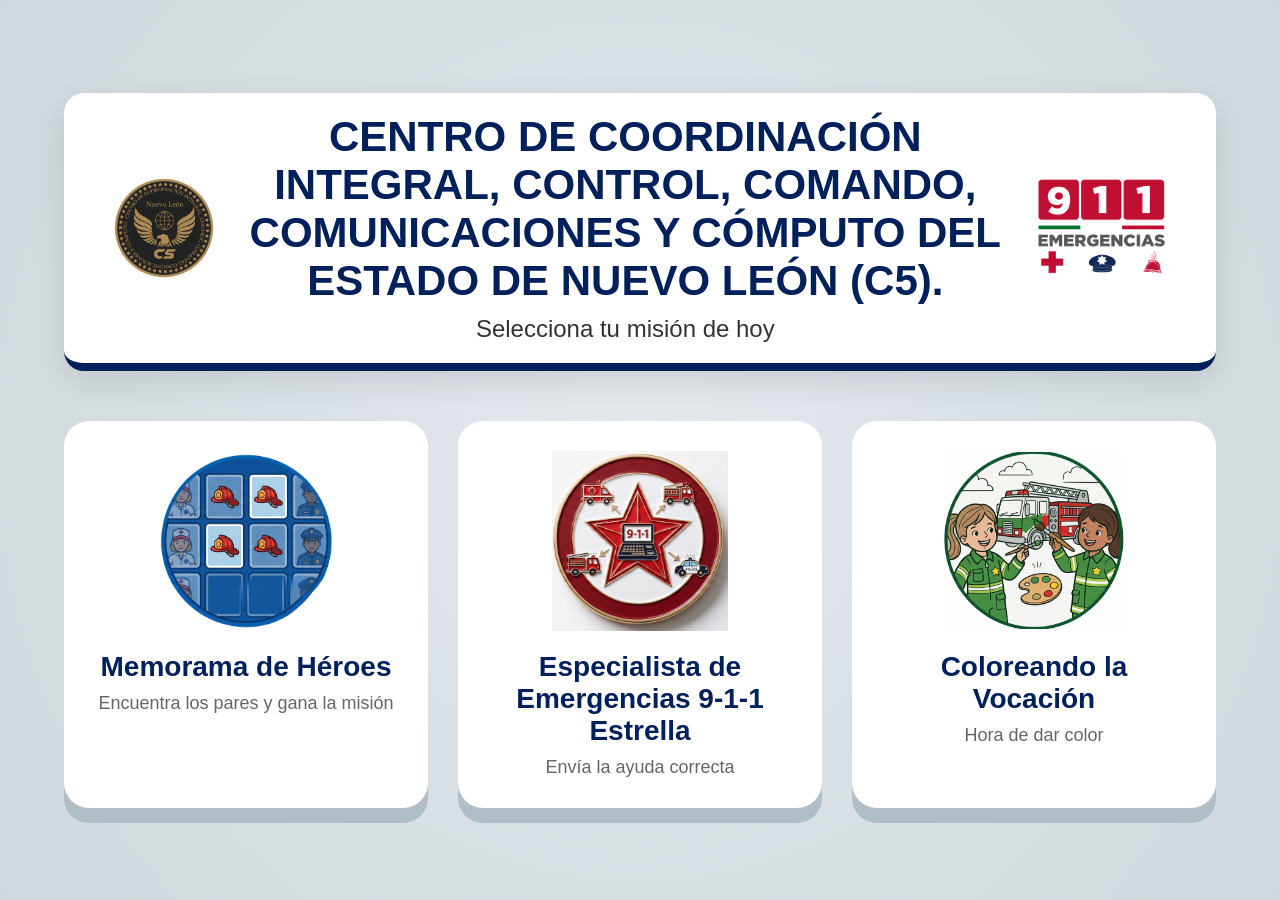
<file: index.html>
<!DOCTYPE html>
<html lang="es">
<head>
    <meta charset="UTF-8">
    <meta name="viewport" content="width=device-width, initial-scale=1.0, maximum-scale=1.0, user-scalable=no, viewport-fit=cover">
    <meta name="apple-mobile-web-app-capable" content="yes">
    <meta name="mobile-web-app-capable" content="yes">
    <meta name="apple-mobile-web-app-status-bar-style" content="black-translucent">
    <link rel="manifest" href="manifest.json">
    <meta name="theme-color" content="#00205B">
    <link rel="apple-touch-icon" href="assets/icons/icon-180.png">
    <title>Kiosco Interactivo - Expo Fuerza Civil</title>
    <link rel="stylesheet" href="css/main.css">
    <script src="js/utils.js"></script>
</head>
<body class="kiosk-body">
    <div class="kiosk-container">
        <header class="kiosk-header">
            <img src="assets/logos/logo-c5.png" alt="C5 Nuevo León" class="logo" onerror="this.src=''">
            <div class="titles">
                <h1>CENTRO DE COORDINACIÓN INTEGRAL, CONTROL, COMANDO, 
COMUNICACIONES Y CÓMPUTO DEL ESTADO DE NUEVO LEÓN (C5).
</h1>
                <h2>Selecciona tu misión de hoy</h2>
            </div>
            <img src="assets/logos/logo-911.png" alt="9-1-1" class="logo" onerror="this.src=''">
        </header>
        
        <main class="games-menu">
            <a href="memorama.html" class="game-card">
                <img src="assets/img/icono-memorama.png" class="menu-icon" alt="Memorama" onerror="this.style.display='none'">
                <h3>Memorama de Héroes</h3>
                <p>Encuentra los pares y gana la misión</p>
            </a>
            
            <a href="despachador.html" class="game-card">
                <img src="assets/img/icono-despacho.png" class="menu-icon" alt="Despachador" onerror="this.style.display='none'">
                <h3>Especialista de Emergencias 9-1-1 Estrella</h3>
                <p>Envía la ayuda correcta</p>
            </a>
            
            <a href="coloreando.html" class="game-card">
                <img src="assets/img/icono-colores.png" class="menu-icon" alt="Colorear" onerror="this.style.display='none'">
                <h3>Coloreando la Vocación</h3>
                <p>Hora de dar color</p>
            </a>
        </main>
    </div>
<script>
if ('serviceWorker' in navigator) {
  window.addEventListener('load', () => navigator.serviceWorker.register('./service-worker.js').catch(console.error));
}
</script>
</body>
</html>
</file>
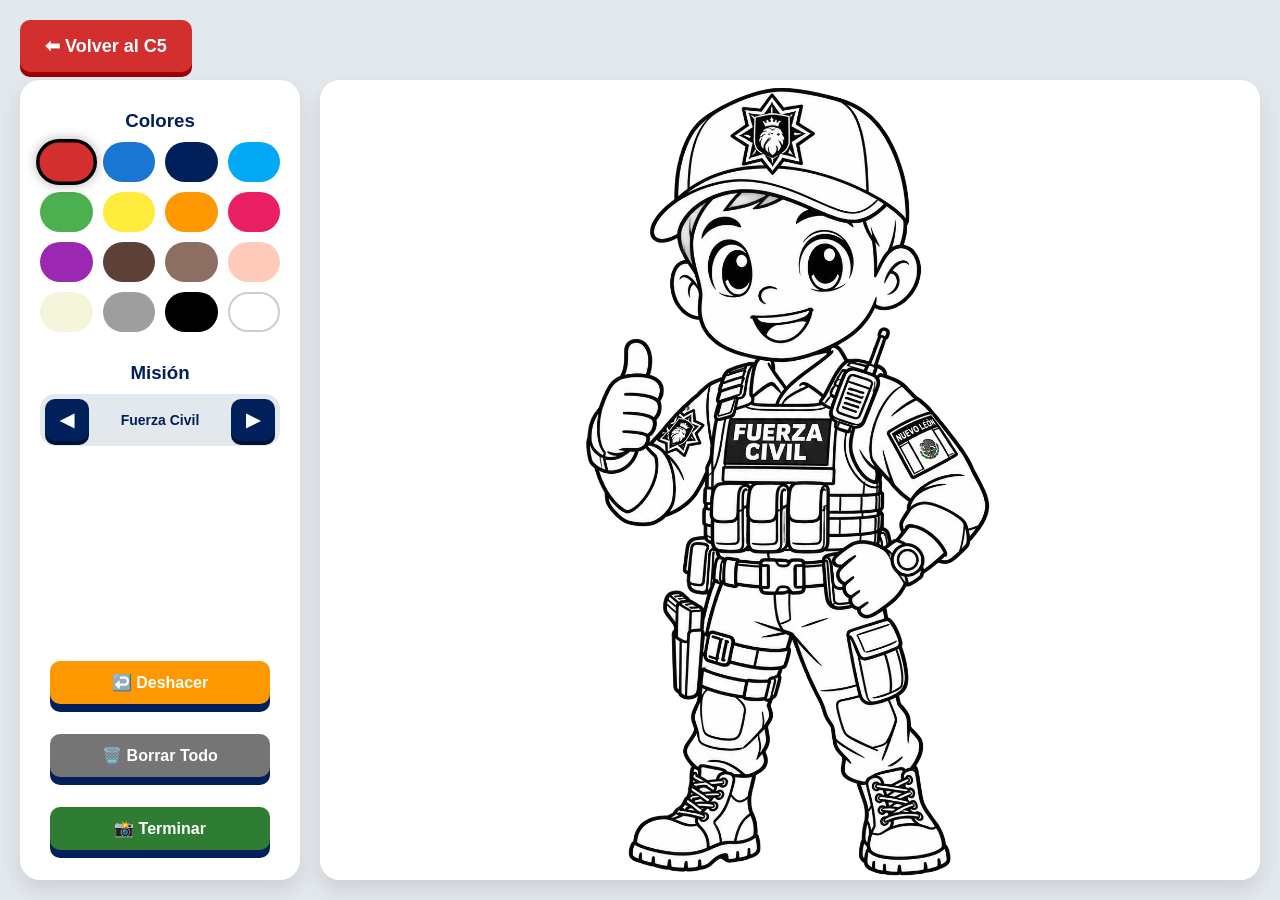
<file: coloreando.html>
<!DOCTYPE html>
<html lang="es">
<head>
    <meta charset="UTF-8">
    <meta name="viewport" content="width=device-width, initial-scale=1.0, maximum-scale=1.0, user-scalable=no, viewport-fit=cover">
    <meta name="apple-mobile-web-app-capable" content="yes">
    <meta name="mobile-web-app-capable" content="yes">
    <meta name="apple-mobile-web-app-status-bar-style" content="black-translucent">
    <link rel="manifest" href="manifest.json">
    <meta name="theme-color" content="#00205B">
    <link rel="apple-touch-icon" href="assets/icons/icon-180.png">
    <title>Coloreando - C5 Nuevo León</title>
    <link rel="stylesheet" href="css/main.css">
    <link rel="stylesheet" href="css/dibujo.css">
    <script src="js/utils.js"></script>
</head>
<body>
    <a href="index.html" class="back-btn">⬅ Volver al C5</a>

    <div class="drawing-layout">
        <!-- Panel de Herramientas Lateral -->
        <div class="tools-panel">
            <h3>Colores</h3>
            <div class="color-palette">
                <div class="color-btn active" style="background: #D32F2F;" data-color="#D32F2F"></div>
                <div class="color-btn" style="background: #1976D2;" data-color="#1976D2"></div>
                <div class="color-btn" style="background: #00205B;" data-color="#00205B"></div>
                <div class="color-btn" style="background: #03A9F4;" data-color="#03A9F4"></div>
                <div class="color-btn" style="background: #4CAF50;" data-color="#4CAF50"></div>
                <div class="color-btn" style="background: #FFEB3B;" data-color="#FFEB3B"></div>
                <div class="color-btn" style="background: #FF9800;" data-color="#FF9800"></div>
                <div class="color-btn" style="background: #E91E63;" data-color="#E91E63"></div>
                <div class="color-btn" style="background: #9C27B0;" data-color="#9C27B0"></div>
                <div class="color-btn" style="background: #5D4037;" data-color="#5D4037"></div>
                <div class="color-btn" style="background: #8D6E63;" data-color="#8D6E63"></div>
                <div class="color-btn" style="background: #FFCCBC;" data-color="#FFCCBC"></div>
                <div class="color-btn" style="background: #F5F5DC;" data-color="#F5F5DC"></div>
                <div class="color-btn" style="background: #9E9E9E;" data-color="#9E9E9E"></div>
                <div class="color-btn" style="background: #000000;" data-color="#000000"></div>
                <!-- Borrador (Pinta de blanco) -->
                <div class="color-btn" style="background: #FFFFFF; border: 2px solid #ccc;" data-color="#FFFFFF" id="btn-borrador"></div>
            </div>

            <h3>Misión</h3>
            <div class="drawing-selector">
                <button onclick="cambiarDibujo(-1)" class="carousel-btn">◀</button>
                <span id="drawing-name">Fuerza Civil</span>
                <button onclick="cambiarDibujo(1)" class="carousel-btn">▶</button>
            </div>

            <div class="action-buttons" style="display: flex; flex-direction: column; gap: 10px; margin-top: auto;">
                <button onclick="deshacerPaso()" style="background: #FF9800; padding: 12px; color: white; border: none; border-radius: 10px; cursor: pointer; font-weight: bold; font-size: 16px;">↩️ Deshacer</button>
                <button onclick="limpiarLienzo()" style="background: #757575; padding: 12px; color: white; border: none; border-radius: 10px; cursor: pointer; font-weight: bold; font-size: 16px;">🗑️ Borrar Todo</button>
                <button onclick="finalizarDibujo()" style="background: #2E7D32; padding: 12px; color: white; border: none; border-radius: 10px; cursor: pointer; font-weight: bold; font-size: 16px;">📸 Terminar</button>
            </div>
        </div>

        <!-- Área de Dibujo -->
        <div class="canvas-wrapper" id="canvas-container">
            <canvas id="lienzo" width="800" height="600"></canvas>
            <img src="assets/img/dibujo-policia.png" id="mandala-overlay" alt="Dibujo" draggable="false" style="display: none;">
        </div>
    </div>

    <!-- Pantalla de Éxito -->
    <div id="success-screen" class="screen hidden" style="position: absolute; top:0; left:0; width: 100%; background: var(--bg-color); z-index: 200; height: 100vh; overflow-y: auto;">
        <div class="diploma" style="margin: 40px auto;">
            <h1>¡Obra de Arte Completada!</h1>
            <h2>Héroe Creativo del C5</h2>
            <p>Pide a tus papás que tomen una foto de tu dibujo.</p>
            <div id="final-artwork"></div>
            <br>
            <button onclick="reiniciarDibujo()">Nuevo Dibujo</button>
            <a href="index.html" style="text-decoration:none;"><button style="background: var(--emergency-red);">Volver al Menú</button></a>
        </div>
    </div>

    <audio id="sndClick" src="assets/audio/click.mp3"></audio>
    <!-- NUEVO: Etiqueta de música de fondo (se asume que guardarás el archivo mp3 con este nombre) -->
    <audio id="bgMusic" src="assets/audio/musica-coloreando.mp3" loop></audio>

    <script src="js/coloreando.js"></script>
<script>
if ('serviceWorker' in navigator) {
  window.addEventListener('load', () => navigator.serviceWorker.register('./service-worker.js').catch(console.error));
}
</script>
</body>
</html>
</file>
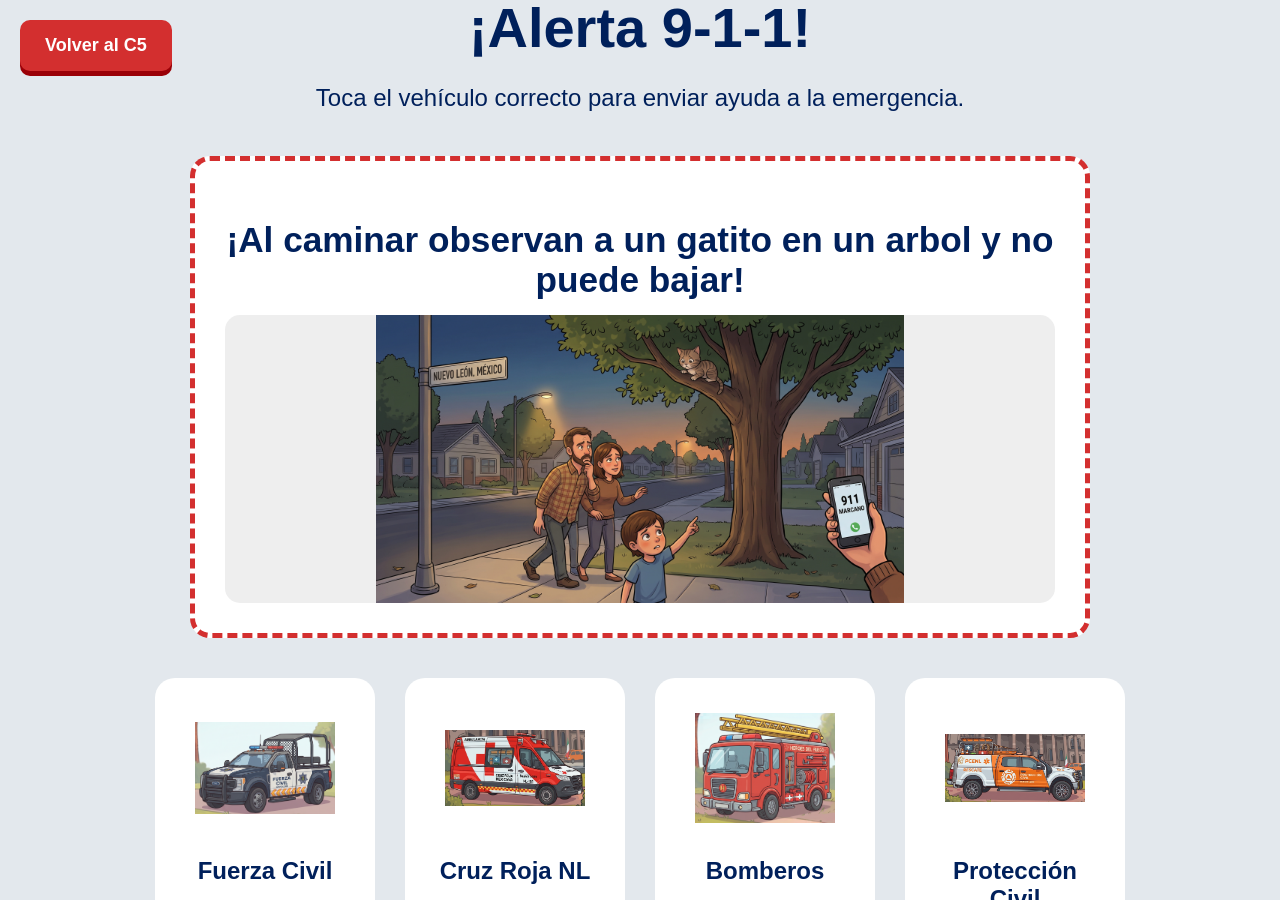
<file: despachador.html>
<!DOCTYPE html>
<html lang="es">
<head>
    <meta charset="UTF-8">
    <meta name="viewport" content="width=device-width, initial-scale=1.0, maximum-scale=1.0, user-scalable=no, viewport-fit=cover">
    <meta name="apple-mobile-web-app-capable" content="yes">
    <meta name="mobile-web-app-capable" content="yes">
    <meta name="apple-mobile-web-app-status-bar-style" content="black-translucent">
    <link rel="manifest" href="manifest.json">
    <meta name="theme-color" content="#00205B">
    <link rel="apple-touch-icon" href="assets/icons/icon-180.png">
    <title>Especialista de Emergencias 9-1-1 - C5 Nuevo León</title>
    <link rel="stylesheet" href="css/main.css">
    <link rel="stylesheet" href="css/despachador.css">
    <script src="js/utils.js"></script>
</head>
<body>
    <a href="index.html" class="back-btn">Volver al C5</a>

    <div class="game-container">
        <div class="header">
            <h1>¡Alerta 9-1-1!</h1>
            <p>Toca el vehículo correcto para enviar ayuda a la emergencia.</p>
        </div>

        <div id="emergencia-zona" class="emergency-zone">
            <h2 id="emergencia-texto">Cargando reporte...</h2>
            <div id="emergencia-img" class="emergency-img"></div>
        </div>

        <div class="vehicles-base">
            <div class="vehicle" onclick="seleccionarVehiculo('policia')">
                <img src="assets/img/patrulla.png" alt="Fuerza Civil" onerror="this.src=''">
                <span>Fuerza Civil</span>
            </div>
            <div class="vehicle" onclick="seleccionarVehiculo('medico')">
                <img src="assets/img/cruz_roja.png" alt="Cruz Roja" onerror="this.src=''">
                <span>Cruz Roja NL</span>
            </div>
            <div class="vehicle" onclick="seleccionarVehiculo('bomberos')">
                <img src="assets/img/bomberos.png" alt="Bomberos" onerror="this.src=''">
                <span>Bomberos</span>
            </div>
            <div class="vehicle" onclick="seleccionarVehiculo('rescate')">
                <img src="assets/img/proteccion_Civil.png" alt="Protección Civil" onerror="this.src=''">
                <span>Protección Civil</span>
            </div>
        </div>
    </div>

    <!-- Pantalla de Éxito Intermedia (Entre cada emergencia) -->
    <div id="success-screen" class="screen hidden" style="position: absolute; top:0; left:0; width: 100%; height: 100vh; background: rgba(227, 232, 237, 0.95); z-index: 200;">
        <div class="diploma" style="margin-top: 10vh;">
            <h1>¡Buen trabajo, Especialista de Emergencias 9-1-1!</h1>
            <h2>La ayuda va en camino</h2>
            <img src="assets/img/icono-despacho.png" alt="Éxito" style="width: 150px; margin: 20px 0;" onerror="this.style.display='none'">
            <p>Has tomado la decisión correcta para proteger a Nuevo León.</p>
            <button onclick="siguienteEmergencia()">Siguiente Reporte</button>
        </div>
    </div>

    <!-- Novedad: Pantalla de Diploma Final (Al terminar todas) -->
    <div id="final-screen" class="screen hidden" style="position: absolute; top:0; left:0; width: 100%; height: 100vh; background: rgba(227, 232, 237, 0.98); z-index: 300;">
        <div class="diploma" style="margin-top: 10vh; max-width: 600px;">
            <h1>¡Misión Cumplida!</h1>
            <h2 style="color: var(--emergency-red); font-size: 26px; margin: 20px 0;">Felicidades, eres un Especialista de Emergencias 9-1-1 Honorario</h2>
            <img src="assets/img/icono-despacho.png" alt="Éxito" style="width: 180px; margin: 10px 0;" onerror="this.style.display='none'">
            <p style="margin-bottom: 30px;">¡Gracias por tu gran vocación de servir!</p>
            <button onclick="reiniciarJuego()" style="margin-right: 15px;">Jugar de Nuevo</button>
            <a href="index.html" style="text-decoration:none;"><button style="background: var(--emergency-red);">Volver al Menú</button></a>
        </div>
    </div>

    <audio id="sndClick" src="assets/audio/click.mp3"></audio>
    <audio id="sndMatch" src="assets/audio/acierto.mp3"></audio>
    <audio id="sndError" src="assets/audio/error.mp3"></audio>

    <script src="js/despachador.js"></script>
<script>
if ('serviceWorker' in navigator) {
  window.addEventListener('load', () => navigator.serviceWorker.register('./service-worker.js').catch(console.error));
}
</script>
</body>
</html>
</file>
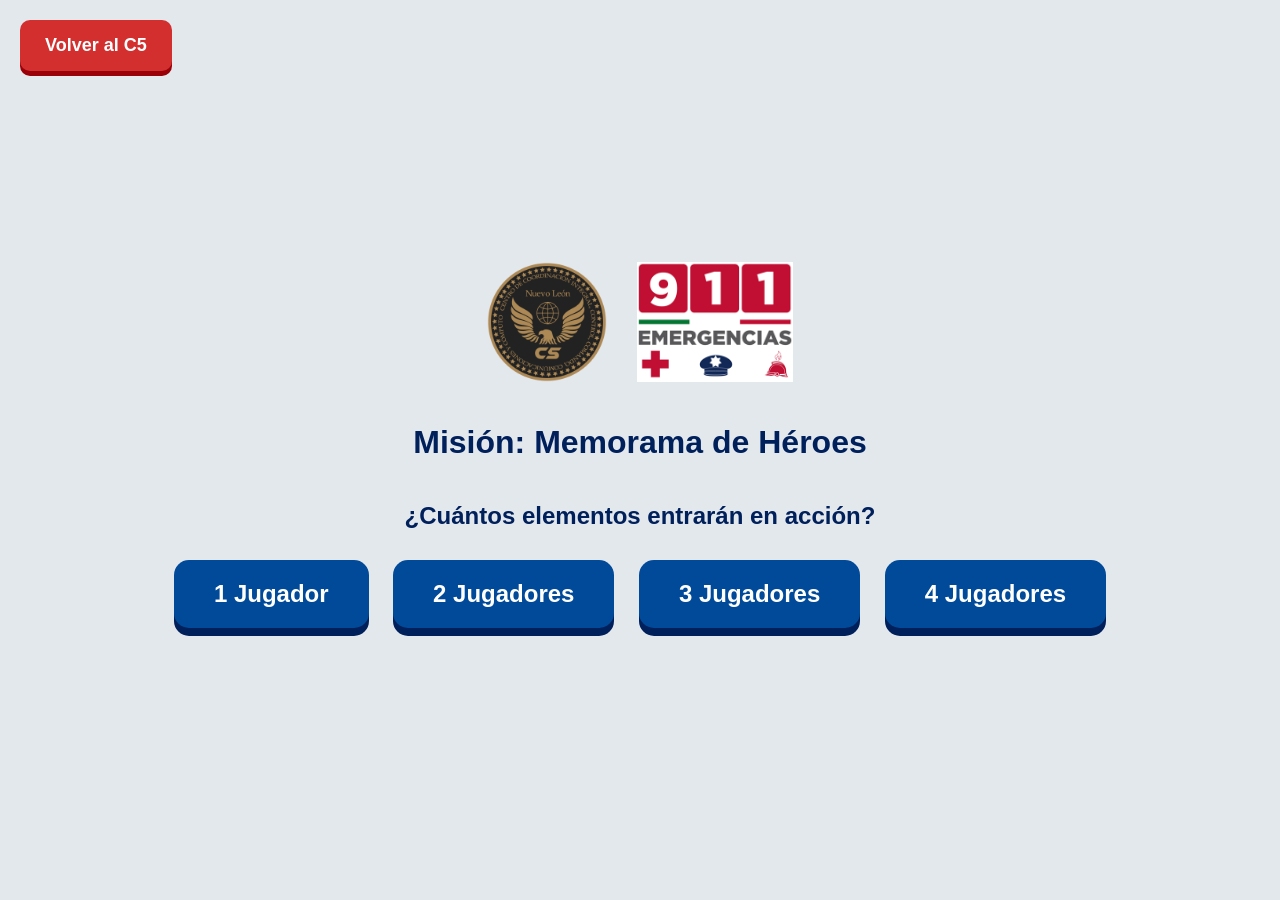
<file: memorama.html>
<!DOCTYPE html>
<html lang="es">
<head>
    <meta charset="UTF-8">
    <meta name="viewport" content="width=device-width, initial-scale=1.0, maximum-scale=1.0, user-scalable=no, viewport-fit=cover">
    <meta name="apple-mobile-web-app-capable" content="yes">
    <meta name="mobile-web-app-capable" content="yes">
    <meta name="apple-mobile-web-app-status-bar-style" content="black-translucent">
    <link rel="manifest" href="manifest.json">
    <meta name="theme-color" content="#00205B">
    <link rel="apple-touch-icon" href="assets/icons/icon-180.png">
    <title>Memorama - C5 Nuevo León</title>
    <link rel="stylesheet" href="css/main.css">
    <link rel="stylesheet" href="css/memorama.css">
    <script src="js/utils.js"></script>
</head>
<body>
    <a href="index.html" class="back-btn"> Volver al C5</a>

    <audio id="bgMusic" src="assets/audio/musica-fondo.mp3" loop></audio>
    <audio id="sndClick" src="assets/audio/click.mp3"></audio>
    <audio id="sndMatch" src="assets/audio/acierto.mp3"></audio>
    <audio id="sndError" src="assets/audio/error.mp3"></audio>
    <audio id="sndWin" src="assets/audio/victoria.mp3"></audio>

    <!-- PANTALLA 1: Lobby -->
    <div id="lobby-screen" class="screen active">
        <div style="display: flex; gap: 30px; margin-bottom: 20px;">
            <img src="assets/logos/logo-c5.png" alt="C5" style="height:120px;" onerror="this.style.display='none'">
            <img src="assets/logos/logo-911.png" alt="911" style="height:120px;" onerror="this.style.display='none'">
        </div>
        <h1>Misión: Memorama de Héroes</h1>
        <h2>¿Cuántos elementos entrarán en acción?</h2>
        <div>
            <!-- Ahora llaman a la función que pide los nombres -->
            <button onclick="pedirNombres(1)">1 Jugador</button>
            <button onclick="pedirNombres(2)">2 Jugadores</button>
            <button onclick="pedirNombres(3)">3 Jugadores</button>
            <button onclick="pedirNombres(4)">4 Jugadores</button>
        </div>
    </div>

    <!-- PANTALLA 2: Registro de Nombres (¡NUEVO!) -->
    <div id="names-screen" class="screen hidden">
        <h1>Identificación de Operadores</h1>
        <h2>Ingresa los nombres de tu equipo:</h2>
        
        <div id="names-inputs-container" class="names-grid">
            <!-- Los campos de texto se generarán aquí con JavaScript -->
        </div>
        
        <button onclick="iniciarJuegoFinal()" style="background-color: var(--success-green); margin-top: 30px;">
            Comenzar Misión
        </button>
    </div>

    <!-- PANTALLA 3: Tablero -->
    <div id="game-screen" class="screen hidden">
        <div class="game-header">
            <div id="turn-indicator">Turno de: ...</div>
            <div id="score-board"></div>
        </div>
        <div id="game-board" class="board"></div>
    </div>

    <!-- PANTALLA 4: Victoria -->
    <div id="victory-screen" class="screen hidden">
        <div class="diploma">
            <img src="assets/logos/logo-c5.png" alt="C5" style="height:80px; margin-bottom:10px;" onerror="this.style.display='none'">
            <h1>¡Misión Cumplida!</h1>
            <h2>Héroe Honorario de Nuevo León</h2>
            <p id="winner-text" style="font-size:24px; font-weight:bold;"></p>
            <p>Gracias por tu excelente desempeño.</p>
            <button onclick="reiniciarJuego()">Jugar de Nuevo</button>
        </div>
    </div>

    <script src="js/memorama.js"></script>
<script>
if ('serviceWorker' in navigator) {
  window.addEventListener('load', () => navigator.serviceWorker.register('./service-worker.js').catch(console.error));
}
</script>
</body>
</html>
</file>
<file: css/main.css>
:root {
    --c5-blue: #00205B;
    --c5-light-blue: #004A99;
    --emergency-red: #D32F2F;
    --success-green: #388E3C;
    --white: #FFFFFF;
    --bg-color: #E3E8ED;
    --text-dark: #333333;
    /* Alto de pantalla real, corregido por js/utils.js para Safari de iPad/iOS.
       Mientras utils.js no haya corrido, 1vh sirve de respaldo. */
    --vh: 1vh;
}

* {
    box-sizing: border-box;
    font-family: 'Segoe UI', Tahoma, Geneva, Verdana, sans-serif;
    user-select: none; 
    -webkit-user-select: none;
    -webkit-touch-callout: none;
    /* Evita el "flash" gris al tocar botones/tarjetas en iPad y Android */
    -webkit-tap-highlight-color: transparent;
}

/* Evita que se pueda arrastrar una imagen o el canvas como si fuera un archivo
   (común al usar el dedo sobre imágenes en iPad) */
img, canvas {
    -webkit-user-drag: none;
    user-drag: none;
    -khtml-user-drag: none;
    -moz-user-drag: none;
    -o-user-drag: none;
}

html, body {
    /* Quita el "rebote" de Safari al arrastrar el dedo fuera del contenido */
    overscroll-behavior: none;
}

body {
    margin: 0; padding: 0;
    background-color: var(--bg-color);
    color: var(--c5-blue);
    overflow: hidden; 
}

/* Kiosco Principal */
.kiosk-body {
    background-image: radial-gradient(circle at center, var(--bg-color) 0%, #cfd8dc 100%);
    display: flex; justify-content: center; align-items: center;
    height: 100vh;
    height: calc(var(--vh, 1vh) * 100);
}
.kiosk-container { width: 90%; max-width: 1200px; display: flex; flex-direction: column; gap: 50px; }
.kiosk-header {
    display: flex; justify-content: space-between; align-items: center;
    background: var(--white); padding: 20px 50px; border-radius: 20px;
    box-shadow: 0 10px 30px rgba(0,0,0,0.1); border-bottom: 8px solid var(--c5-blue);
}
.logo { height: 100px; object-fit: contain; }
.titles { text-align: center; }
.titles h1 { margin: 0; font-size: 42px; color: var(--c5-blue); text-transform: uppercase; }
.titles h2 { margin: 10px 0 0 0; font-size: 24px; color: var(--text-dark); font-weight: normal; }
.games-menu { display: grid; grid-template-columns: repeat(3, 1fr); gap: 30px; }

/* Tarjetas de Juegos */
.game-card {
    background: var(--white); border-radius: 25px; padding: 30px;
    text-align: center; text-decoration: none; color: inherit;
    box-shadow: 0 15px 0 #B0BEC5; transition: transform 0.1s, box-shadow 0.1s;
    display: flex; flex-direction: column; align-items: center;
    touch-action: manipulation; /* evita el retraso de 300ms al tocar en algunas pantallas táctiles */
}
.game-card:active { transform: translateY(15px); box-shadow: 0 0 0 #B0BEC5; }

/* ==============================================
   NUEVA CLASE PARA LAS IMÁGENES DEL MENÚ
   (Reemplaza al antiguo círculo de color)
   ============================================== */
.menu-icon {
    width: 180px;  /* Tamaño amplio para destacar */
    height: 180px; 
    object-fit: contain; /* Mantiene la proporción exacta de la imagen */
    margin-bottom: 20px; 
    display: block;
}

.game-card h3 { font-size: 28px; margin: 0 0 10px 0; color: var(--c5-blue); }
.game-card p { font-size: 18px; margin: 0; color: #666; }

/* Clases Compartidas (Botones y Pantallas) */
.screen {
    display: none;
    height: 100vh;
    height: calc(var(--vh, 1vh) * 100);
    flex-direction: column; align-items: center; justify-content: center;
}
.screen.active { display: flex; }
.hidden { display: none !important; }

button {
    background-color: var(--c5-light-blue); color: var(--white);
    border: none; border-radius: 15px; padding: 20px 40px; 
    font-size: 24px; font-weight: bold; margin: 10px; cursor: pointer;
    box-shadow: 0 8px 0 var(--c5-blue); transition: transform 0.1s, box-shadow 0.1s;
    touch-action: manipulation;
}
button:active { transform: translateY(8px); box-shadow: 0 0 0 var(--c5-blue); }

.back-btn {
    position: absolute; top: 20px; left: 20px;
    background: var(--emergency-red); color: white; text-decoration: none;
    padding: 15px 25px; border-radius: 10px; font-weight: bold; font-size: 18px;
    box-shadow: 0 5px 0 #9A0007; z-index: 100; transition: transform 0.1s, box-shadow 0.1s;
    touch-action: manipulation;
}
.back-btn:active { transform: translateY(5px); box-shadow: 0 0 0 #9A0007; }

/* Diploma Final */
.diploma {
    background: var(--white); padding: 50px; border-radius: 20px;
    text-align: center; border: 10px solid var(--c5-blue);
    box-shadow: 0 10px 30px rgba(0,0,0,0.3);
}
/* iPad / modo kiosco */
html, body { width: 100%; height: 100%; }
body { touch-action: manipulation; }
a, button, .vehicle, .color-btn, .game-card { -webkit-tap-highlight-color: transparent; }
@media (orientation: portrait) and (max-width: 1024px) {
  .kiosk-container { width: 94%; gap: 20px; }
  .kiosk-header { padding: 15px 20px; }
  .logo { height: 65px; }
  .titles h1 { font-size: 20px; }
  .games-menu { grid-template-columns: 1fr; gap: 15px; }
  .game-card { padding: 18px; }
  .menu-icon { width: 90px; height: 90px; margin-bottom: 8px; }
}
</file>
<file: css/dibujo.css>
.drawing-layout {
    display: flex;
    height: 100vh;
    height: calc(var(--vh, 1vh) * 100);
    padding: 80px 20px 20px 20px;
    gap: 20px;
    box-sizing: border-box;
}
.tools-panel {
    width: 280px; 
    background: white; 
    border-radius: 20px; 
    padding: 20px;
    box-shadow: 0 10px 20px rgba(0,0,0,0.1); 
    display: flex; 
    flex-direction: column;
    height: 100%;
    box-sizing: border-box;
    flex-shrink: 0;
    overflow-y: auto;
    -webkit-overflow-scrolling: touch;
}

.action-buttons { 
    display: flex; 
    flex-direction: column; 
    gap: 10px; 
    margin-top: auto; 
}
.tools-panel h3 { margin: 10px 0; color: var(--c5-blue); text-align: center; }

/* Paleta de colores expandida a 4 columnas */
.color-palette { display: grid; grid-template-columns: repeat(4, 1fr); gap: 10px; margin-bottom: 20px; }
.color-btn { width: 100%; height: 40px; border-radius: 20px; cursor: pointer; border: 3px solid transparent; transition: transform 0.2s; touch-action: manipulation; }
.color-btn.active { border-color: #000; transform: scale(1.15); box-shadow: 0 0 10px rgba(0,0,0,0.3); }

#btn-borrador { background-image: url('../assets/img/icono-borrador.png'); background-size: 50%; background-position: center; background-repeat: no-repeat; }

/* Selector de Dibujos (Carrusel) */
.drawing-selector { 
    display: flex; justify-content: space-between; align-items: center; 
    background: var(--bg-color); border-radius: 15px; padding: 5px; margin-bottom: 20px;
}
.carousel-btn {
    background: var(--c5-blue); color: white; border: none; border-radius: 10px;
    padding: 10px 15px; font-size: 18px; cursor: pointer; margin: 0; box-shadow: 0 4px 0 #001233;
    touch-action: manipulation;
}
.carousel-btn:active { transform: translateY(4px); box-shadow: 0 0 0 #001233; }
#drawing-name { font-weight: bold; color: var(--c5-blue); text-align: center; flex-grow: 1; font-size: 14px; }

input[type="range"] { width: 100%; margin-bottom: 20px; }
.btn-clear { background-color: #757575; padding: 15px; }
.btn-save { background-color: var(--success-green); padding: 15px; }

.canvas-wrapper {
    flex-grow: 1; position: relative; background: white; border-radius: 20px;
    overflow: hidden; box-shadow: 0 10px 20px rgba(0,0,0,0.1); touch-action: none;
}
#lienzo { position: absolute; top: 0; left: 0; width: 100%; height: 100%; z-index: 1; }
#mandala-overlay { 
    position: absolute; top: 0; left: 0; 
    width: 100%; height: 100%; 
    object-fit: contain; z-index: 2; pointer-events: none; 
    
    /* ¡AQUÍ ESTÁ LA MAGIA! Hace el fondo blanco invisible */
    mix-blend-mode: multiply; 
}

/* El nuevo sistema anti-errores para mostrar la imagen final */
/* El contenedor final optimizado para verse grande y centrado */
.final-composition canvas { 
    width: 100%; 
    height: 100%; 
    display: block; 
    object-fit: cover; /* Llena todo el cuadro recortando los sobrantes laterales sin deformar */
}

.final-composition img { 
    position: absolute; 
    top: 0; 
    left: 0; 
    width: 100%; 
    height: 100%; 
    object-fit: cover; /* Mantiene la proporción perfecta del dibujo original */
    pointer-events: none; 
    mix-blend-mode: multiply; 
}

/* =========================================================
   IPAD EN MODO RETRATO Y PANTALLAS ANGOSTAS
   El panel de 280px fijo ya no cabe cómodo junto al lienzo,
   así que se apila arriba (con scroll propio) y el lienzo
   queda abajo con espacio de sobra para dibujar con el dedo.
   ========================================================= */
@media (max-width: 900px) {
    .drawing-layout {
        flex-direction: column;
        padding: 76px 12px 12px;
        height: auto;
        min-height: 100vh;
        min-height: calc(var(--vh, 1vh) * 100);
    }
    .tools-panel {
        width: 100%;
        height: auto;
        max-height: 40vh;
        flex-shrink: 0;
    }
    .color-palette { grid-template-columns: repeat(8, 1fr); }
    .canvas-wrapper {
        flex-grow: 1;
        min-height: 45vh;
    }
}
</file>
<file: css/despachador.css>
/* =========================================
   CONTENEDOR PRINCIPAL - Centrado absoluto
   ========================================= */
.game-container { 
    display: flex; 
    flex-direction: column; 
    align-items: center; 
    justify-content: center; 
    height: 100vh;
    height: calc(var(--vh, 1vh) * 100);
    width: 100%; 
    padding: 20px 12px 30px;
    box-sizing: border-box;
    overflow-y: auto;
    -webkit-overflow-scrolling: touch;
}

.header { 
    text-align: center; 
    margin-bottom: 20px; 
    width: 100%;
}

.header h1 { 
    font-size: 3.5rem; 
    margin-bottom: 10px; 
    color: var(--c5-blue); 
}

.header p { 
    font-size: 1.5rem; 
}

/* =========================================
   ZONA DEL REPORTE - Ampliada y centrada
   ========================================= */
.emergency-zone {
    background: white; 
    border: 5px dashed var(--emergency-red); 
    border-radius: 20px; 
    padding: 30px;
    width: 90%; 
    max-width: 900px; 
    text-align: center; 
    /* El 'auto' a los lados fuerza el centrado horizontal */
    margin: 0 auto 40px auto; 
    transition: transform 0.2s;
    box-sizing: border-box;
}

.emergency-zone.error { 
    border-color: red; 
    animation: shake 0.5s; 
}

.emergency-zone h2 {
    font-size: 2.2rem; 
    margin-bottom: 15px;
    color: var(--c5-blue);
}

.emergency-img {
    height: clamp(200px, 32vh, 350px); 
    width: 100%; 
    background-color: #EEE; 
    border-radius: 15px; 
    margin: 0 auto;
    background-size: contain; 
    background-position: center; 
    background-repeat: no-repeat;
}

/* =========================================
   BOTONES DE VEHÍCULOS - Proporcionados
   ========================================= */
.vehicles-base { 
    display: flex; 
    gap: 30px; 
    flex-wrap: wrap; 
    justify-content: center; 
    width: 100%;
}

.vehicle {
    background: white; 
    border-radius: 20px; 
    padding: 20px; 
    text-align: center;
    cursor: pointer; 
    width: 220px;
    max-width: 42vw;
    box-shadow: 0 10px 0 #B0BEC5; 
    transition: transform 0.1s, box-shadow 0.1s;
    touch-action: manipulation;
}

.vehicle:active { 
    transform: translateY(10px); 
    box-shadow: 0 0 0 #B0BEC5; 
}

.vehicle img { 
    width: 140px; 
    height: 140px; 
    object-fit: contain; 
    margin-bottom: 15px; 
}

.vehicle span { 
    display: block; 
    font-weight: bold; 
    color: var(--c5-blue); 
    font-size: 1.5rem; 
}

/* =========================================
   ANIMACIONES
   ========================================= */
@keyframes shake {
    0% { transform: translateX(0); } 
    25% { transform: translateX(-10px); }
    50% { transform: translateX(10px); } 
    75% { transform: translateX(-10px); } 
    100% { transform: translateX(0); }
}
</file>
<file: css/memorama.css>
/* ========================================================= */
/* ENCABEZADOS Y MARCADOR */
/* ========================================================= */
.game-header { 
    width: 90%; 
    display: flex; 
    justify-content: space-between; 
    font-size: 24px; 
    font-weight: bold; 
    margin-bottom: 20px; 
}

#turn-indicator { 
    padding: 10px 20px; 
    background: var(--emergency-red); 
    color: white; 
    border-radius: 10px; 
}

#score-board { 
    padding: 10px 20px; 
    background: var(--white); 
    border-radius: 10px; 
    color: var(--c5-blue); 
}

/* ========================================================= */
/* PANTALLA DE CAPTURA DE NOMBRES */
/* ========================================================= */
.names-grid { 
    display: flex; 
    flex-direction: column; 
    gap: 15px; 
    margin-top: 20px; 
    width: 100%; 
    max-width: 400px; 
}

.name-input-group { 
    display: flex; 
    flex-direction: column; 
    text-align: left; 
    font-weight: bold; 
    font-size: 20px; 
}

.name-input-group input {
    padding: 15px; 
    font-size: 22px; 
    border-radius: 10px; 
    border: 3px solid var(--c5-blue);
    text-align: center; 
    margin-top: 5px; 
    outline: none;
}

.name-input-group input:focus { 
    border-color: var(--success-green); 
}

/* ========================================================= */
/* TABLERO Y CARTAS RESPONSIVAS */
/* ========================================================= */

/* La pantalla del tablero puede tener scroll vertical si el
   tablero no cabe completo (por ejemplo iPad en modo retrato
   con 4 jugadores / 30 cartas), en vez de recortarse sin forma
   de verlo completo. */
#game-screen {
    justify-content: flex-start;
    overflow-y: auto;
    -webkit-overflow-scrolling: touch;
    padding: 20px 0 30px;
}

/* Contenedor central del tablero responsivo */
.board {
    display: grid; 
    gap: 15px; 
    margin: 0 auto; 
    justify-content: center; 
    align-items: center; 
    width: 95vw; 
}

/* Estructura base de la carta Auto-ajustable */
.card {
    width: 100%; 
    aspect-ratio: 1 / 1; 
    height: auto;
    background-color: var(--c5-blue); 
    border-radius: 10px; 
    cursor: pointer;
    background-image: url('../assets/logos/logo-c5.png'); 
    background-size: 60%; 
    background-position: center; 
    background-repeat: no-repeat; 
    transition: transform 0.3s, box-shadow 0.3s; 
    box-shadow: 0 5px 10px rgba(0,0,0,0.2);
    overflow: hidden; 
    position: relative;
    z-index: 1;
    touch-action: manipulation;
}

/* EFECTO 1: LA CARTA "SALTA" AL PASAR EL CURSOR
   Solo se activa con mouse real (pointer:fine + hover:hover).
   En iPad/pantallas táctiles, :hover se queda "pegado" tras tocar
   una carta hasta tocar otra parte, así que ahí lo desactivamos. */
@media (hover: hover) and (pointer: fine) {
    .card:hover {
        transform: scale(1.05);
        z-index: 10;
        box-shadow: 0 15px 25px rgba(0,0,0,0.4);
    }
}

/* Carta volteada */
.card.flipped { 
    background-color: var(--white); 
    background-image: none; 
    border: 3px solid var(--c5-blue); 
    padding: 0;
    cursor: default; 
}

/* Ajuste de la imagen interna */
.card img { 
    width: 100%; 
    height: 100%; 
    object-fit: cover; 
    display: none; 
    border-radius: 6px; 
    transition: transform 0.4s ease; 
}

.card.flipped img { 
    display: block; 
}

/* EFECTO 2: ZOOM A LA FOTOGRAFÍA AL PASAR EL CURSOR (solo con mouse real) */
@media (hover: hover) and (pointer: fine) {
    .card.flipped:hover img {
        transform: scale(1.2);
    }
}

/* ========================================================= */
/* CLASES DINÁMICAS (Basadas en altura de pantalla) */
/* ========================================================= */

/* 1 Jugador: 16 cartas (Grid de 4x4) */
.board.grid-16 { grid-template-columns: repeat(4, 1fr); max-width: calc(var(--vh, 1vh) * 60); }

/* 2 Jugadores: 20 cartas (Grid de 5x4) */
.board.grid-20 { grid-template-columns: repeat(5, 1fr); max-width: calc(var(--vh, 1vh) * 75); }

/* 3 Jugadores: 24 cartas (Grid de 6x4) */
.board.grid-24 { grid-template-columns: repeat(6, 1fr); max-width: calc(var(--vh, 1vh) * 90); }

/* 4 Jugadores: 30 cartas (Grid de 6x5) */
.board.grid-30 { grid-template-columns: repeat(6, 1fr); max-width: calc(var(--vh, 1vh) * 90); gap: 10px; }

/* iPad y pantallas más chicas o en modo retrato: cartas y espacios
   un poco más compactos para que quepan más filas sin verse enormes */
@media (max-width: 900px) {
    .board { gap: 10px; }
    .board.grid-30 { gap: 8px; }
    .game-header { font-size: 18px; }
}
</file>
